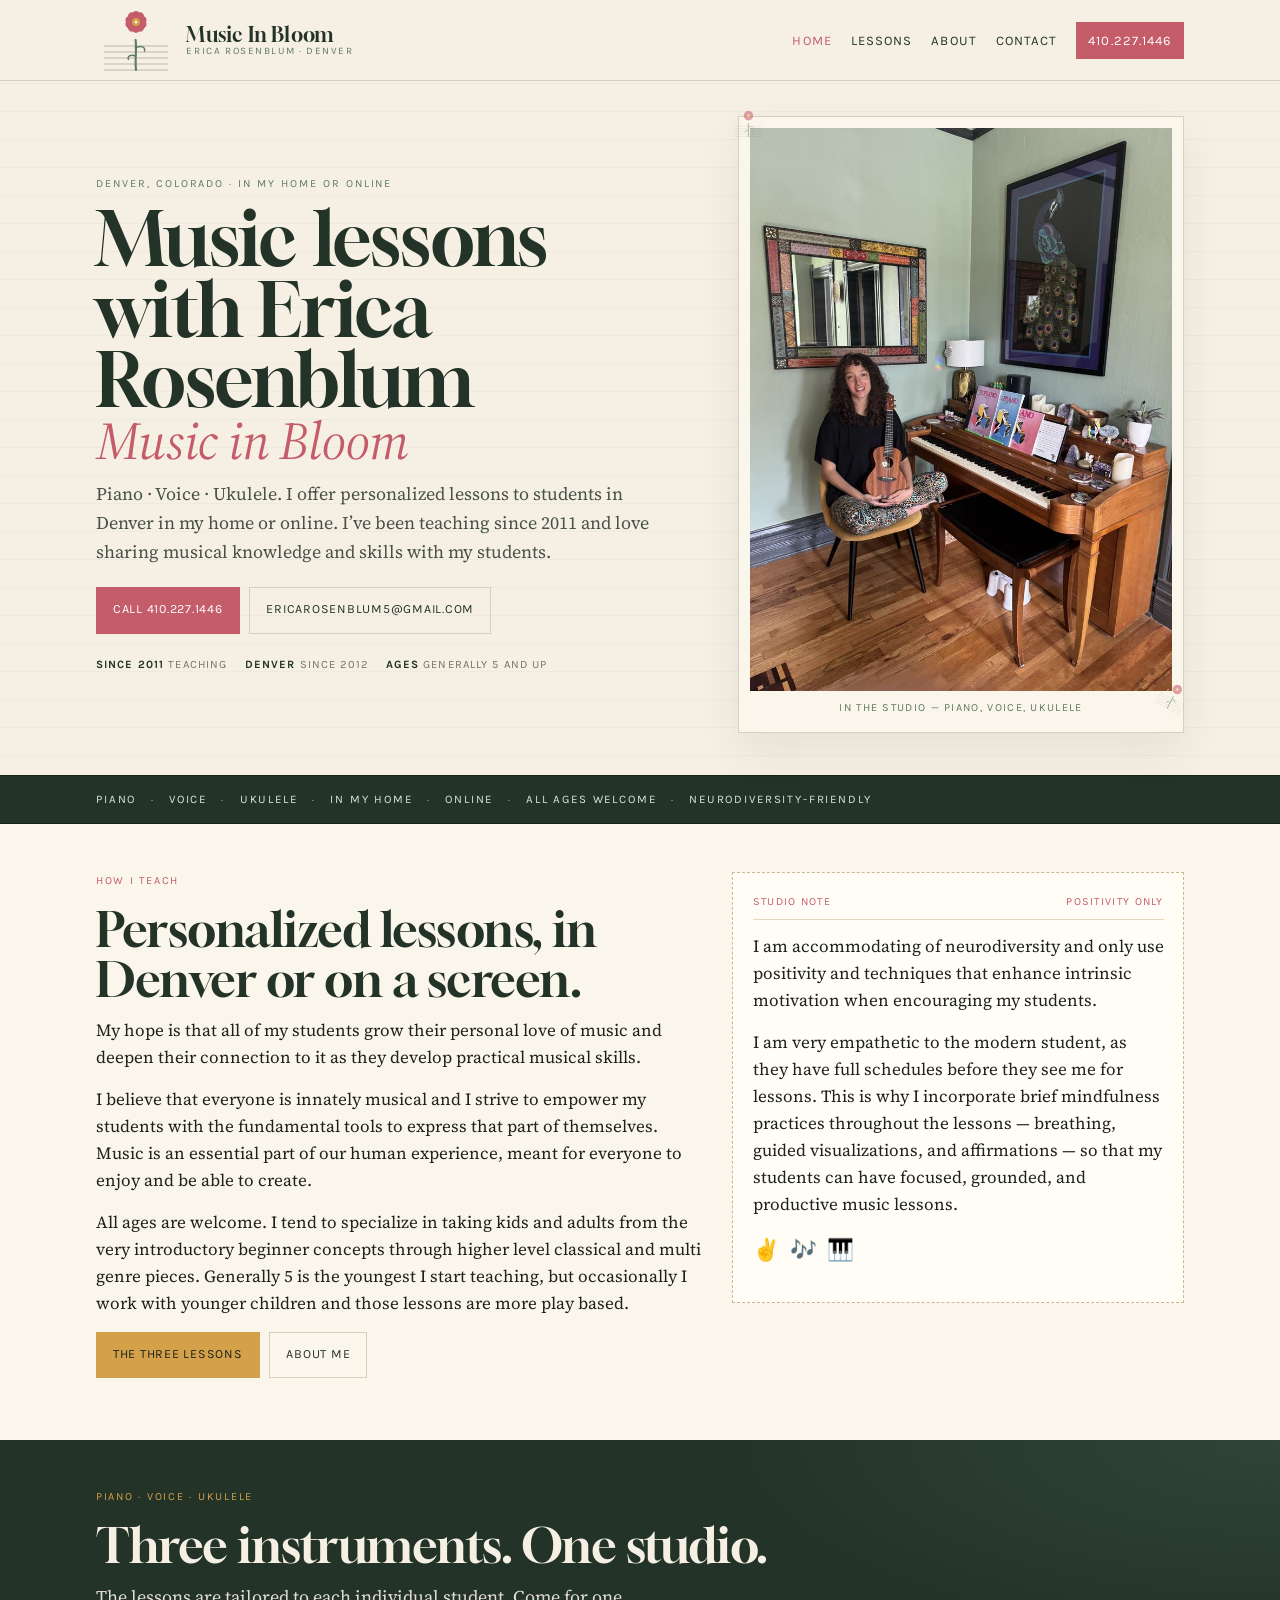
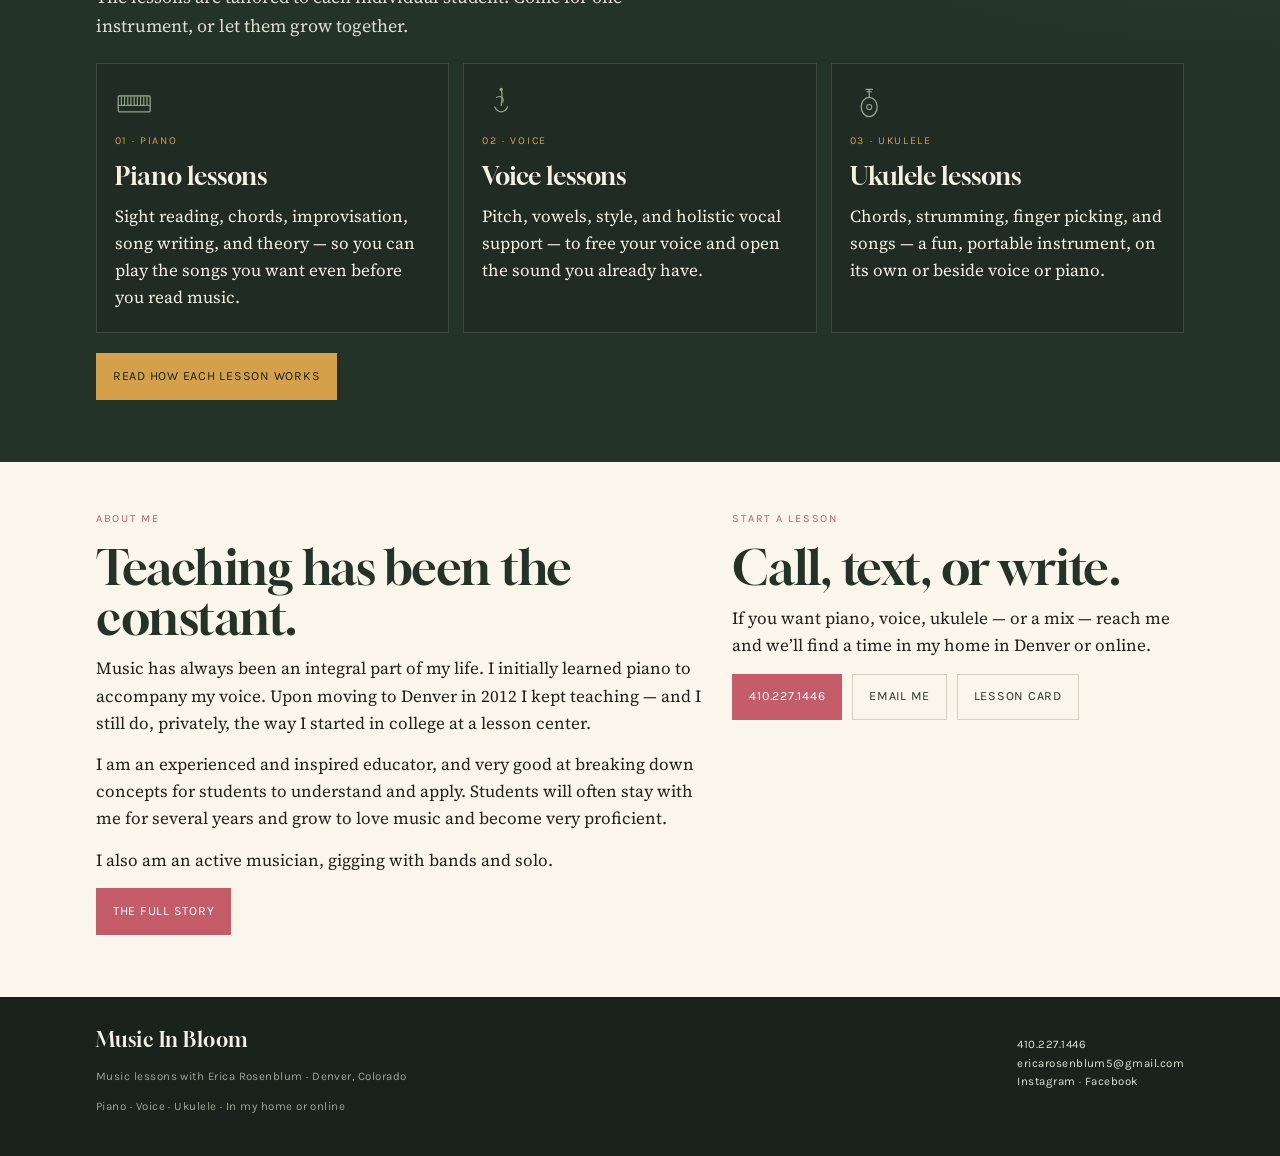
<file: index.html>
<!DOCTYPE html>
<html lang="en">
<head>
  <meta charset="utf-8">
  <meta name="viewport" content="width=device-width, initial-scale=1">
  <title>Music In Bloom | Piano, voice &amp; ukulele with Erica Rosenblum</title>
  <meta name="description" content="Personalized piano, voice, and ukulele lessons in Denver — in my home or online. Teaching since 2011. Call 410.227.1446 or email ericarosenblum5@gmail.com.">
  <link rel="icon" href="assets/favicon.svg" type="image/svg+xml">
  <meta name="theme-color" content="#243328">
  <link rel="preconnect" href="https://fonts.googleapis.com">
  <link rel="preconnect" href="https://fonts.gstatic.com" crossorigin>
  <link href="https://fonts.googleapis.com/css2?family=Gloock&family=Karla:wght@400;600;700&family=Source+Serif+4:ital,opsz,wght@0,8..60,400;0,8..60,600;1,8..60,400&display=swap" rel="stylesheet">
  <link rel="stylesheet" href="assets/styles.css">
  <script type="application/ld+json">
  {
    "@context": "https://schema.org",
    "@type": "MusicSchool",
    "name": "Music In Bloom",
    "description": "Personalized piano, voice, and ukulele lessons with Erica Rosenblum. In-home in Denver or online. Teaching since 2011.",
    "telephone": "+14102271446",
    "email": "ericarosenblum5@gmail.com",
    "url": "https://ericamusicinbloom.wixsite.com/ericamusicinbloom",
    "image": "assets/erica.jpg",
    "founder": { "@type": "Person", "name": "Erica Rosenblum" },
    "address": {
      "@type": "PostalAddress",
      "addressLocality": "Denver",
      "addressRegion": "CO",
      "addressCountry": "US"
    },
    "areaServed": "Denver",
    "sameAs": [
      "https://www.instagram.com/erica.music.in.bloom/",
      "https://www.facebook.com/EricaRosenblumMusicTeacher"
    ]
  }
  </script>
</head>
<body>
  <a class="skip" href="#main">Skip to content</a>
  <header class="site-header">
    <div class="wrap header-inner">
      <a class="brand" href="index.html">
        <img src="assets/mark.svg" alt="" width="80" height="80">
        <span class="brand-text">
          <strong>Music In Bloom</strong>
          <span>Erica Rosenblum · Denver</span>
        </span>
      </a>
      <a class="header-call" href="tel:+14102271446">410.227.1446</a>
      <button class="nav-toggle" type="button" aria-expanded="false" aria-controls="site-nav">Menu</button>
      <nav id="site-nav" aria-label="Primary">
        <ul>
          <li><a href="index.html" aria-current="page">Home</a></li>
          <li><a href="lessons.html">Lessons</a></li>
          <li><a href="about.html">About</a></li>
          <li><a href="contact.html">Contact</a></li>
          <li><a class="nav-call" href="tel:+14102271446">410.227.1446</a></li>
        </ul>
      </nav>
    </div>
  </header>

  <main id="main">
    <section class="hero">
      <div class="wrap hero-grid">
        <div>
          <p class="eyebrow">Denver, Colorado · in my home or online</p>
          <h1>Music lessons with Erica Rosenblum <em>Music in Bloom</em></h1>
          <p class="lede">Piano · Voice · Ukulele. I offer personalized lessons to students in Denver in my home or online. I’ve been teaching since 2011 and love sharing musical knowledge and skills with my students.</p>
          <div class="cta-row">
            <a class="btn btn-peony" href="tel:+14102271446">Call 410.227.1446</a>
            <a class="btn btn-ghost" href="mailto:ericarosenblum5@gmail.com">ericarosenblum5@gmail.com</a>
          </div>
          <div class="hero-meta">
            <span><strong>Since 2011</strong> teaching</span>
            <span><strong>Denver</strong> since 2012</span>
            <span><strong>Ages</strong> generally 5 and up</span>
          </div>
        </div>
        <figure class="pressed">
          <img src="assets/erica.jpg" alt="Erica Rosenblum in her Denver studio, seated by the piano with a ukulele" width="780" height="1040">
          <figcaption>In the studio — piano, voice, ukulele</figcaption>
        </figure>
      </div>
    </section>

    <div class="rail" aria-label="What I teach">
      <div class="wrap">
        <ul>
          <li>Piano</li>
          <li>Voice</li>
          <li>Ukulele</li>
          <li>In my home</li>
          <li>Online</li>
          <li>All ages welcome</li>
          <li>Neurodiversity-friendly</li>
        </ul>
      </div>
    </div>

    <section class="section paper">
      <div class="wrap split">
        <div>
          <p class="kicker">How I teach</p>
          <h2>Personalized lessons, in Denver or on a screen.</h2>
          <p>My hope is that all of my students grow their personal love of music and deepen their connection to it as they develop practical musical skills.</p>
          <p>I believe that everyone is innately musical and I strive to empower my students with the fundamental tools to express that part of themselves. Music is an essential part of our human experience, meant for everyone to enjoy and be able to create.</p>
          <p>All ages are welcome. I tend to specialize in taking kids and adults from the very introductory beginner concepts through higher level classical and multi genre pieces. Generally 5 is the youngest I start teaching, but occasionally I work with younger children and those lessons are more play based.</p>
          <p class="cta-row">
            <a class="btn btn-mustard" href="lessons.html">The three lessons</a>
            <a class="btn btn-ghost" href="about.html">About me</a>
          </p>
        </div>
        <aside class="studio-note">
          <div class="note-head"><span>Studio note</span><span>Positivity only</span></div>
          <p>I am accommodating of neurodiversity and only use positivity and techniques that enhance intrinsic motivation when encouraging my students.</p>
          <p>I am very empathetic to the modern student, as they have full schedules before they see me for lessons. This is why I incorporate brief mindfulness practices throughout the lessons — breathing, guided visualizations, and affirmations — so that my students can have focused, grounded, and productive music lessons.</p>
          <p class="peace" aria-hidden="true">✌ 🎶 🎹</p>
        </aside>
      </div>
    </section>

    <section class="section garden" id="lessons">
      <div class="wrap">
        <p class="kicker">Piano · voice · ukulele</p>
        <h2>Three instruments. One studio.</h2>
        <p class="lede">The lessons are tailored to each individual student. Come for one instrument, or let them grow together.</p>
        <div class="cards three">
          <article class="card">
            <svg class="icon" viewBox="0 0 48 48" aria-hidden="true">
              <rect x="4" y="16" width="40" height="20" rx="1.5" fill="none" stroke="currentColor" stroke-width="1.6"/>
              <path d="M8 16v12h4V16M16 16v12h4V16M24 16v12h4V16M32 16v12h4V16M40 16v12" fill="none" stroke="currentColor" stroke-width="1.4"/>
              <path d="M4 28h40" stroke="currentColor" stroke-width="1.2"/>
            </svg>
            <span class="stem">01 · Piano</span>
            <h3>Piano lessons</h3>
            <p>Sight reading, chords, improvisation, song writing, and theory — so you can play the songs you want even before you read music.</p>
          </article>
          <article class="card">
            <svg class="icon" viewBox="0 0 48 48" aria-hidden="true">
              <path d="M16 30c4 8 12 8 16 0" fill="none" stroke="currentColor" stroke-width="1.6" stroke-linecap="round"/>
              <path d="M24 8c2 7 1 14 0 20" fill="none" stroke="currentColor" stroke-width="1.6" stroke-linecap="round"/>
              <circle cx="24" cy="8" r="2.2" fill="currentColor"/>
              <path d="M18 18c6-3 10 1 8 6" fill="none" stroke="currentColor" stroke-width="1.3" stroke-linecap="round"/>
            </svg>
            <span class="stem">02 · Voice</span>
            <h3>Voice lessons</h3>
            <p>Pitch, vowels, style, and holistic vocal support — to free your voice and open the sound you already have.</p>
          </article>
          <article class="card">
            <svg class="icon" viewBox="0 0 48 48" aria-hidden="true">
              <ellipse cx="24" cy="30" rx="10" ry="12" fill="none" stroke="currentColor" stroke-width="1.6"/>
              <path d="M24 18V8" stroke="currentColor" stroke-width="1.6" stroke-linecap="round"/>
              <path d="M20 8h8M21 11h6" stroke="currentColor" stroke-width="1.4" stroke-linecap="round"/>
              <circle cx="24" cy="30" r="3.2" fill="none" stroke="currentColor" stroke-width="1.3"/>
            </svg>
            <span class="stem">03 · Ukulele</span>
            <h3>Ukulele lessons</h3>
            <p>Chords, strumming, finger picking, and songs — a fun, portable instrument, on its own or beside voice or piano.</p>
          </article>
        </div>
        <p class="cta-row" style="margin-top:1.3rem">
          <a class="btn btn-mustard" href="lessons.html">Read how each lesson works</a>
        </p>
      </div>
    </section>

    <section class="section paper">
      <div class="wrap split">
        <div>
          <p class="kicker">About me</p>
          <h2>Teaching has been the constant.</h2>
          <p>Music has always been an integral part of my life. I initially learned piano to accompany my voice. Upon moving to Denver in 2012 I kept teaching — and I still do, privately, the way I started in college at a lesson center.</p>
          <p>I am an experienced and inspired educator, and very good at breaking down concepts for students to understand and apply. Students will often stay with me for several years and grow to love music and become very proficient.</p>
          <p>I also am an active musician, gigging with bands and solo.</p>
          <p class="cta-row">
            <a class="btn btn-peony" href="about.html">The full story</a>
          </p>
        </div>
        <div>
          <p class="kicker">Start a lesson</p>
          <h2>Call, text, or write.</h2>
          <p>If you want piano, voice, ukulele — or a mix — reach me and we’ll find a time in my home in Denver or online.</p>
          <p class="cta-row">
            <a class="btn btn-peony" href="tel:+14102271446">410.227.1446</a>
            <a class="btn btn-ghost" href="mailto:ericarosenblum5@gmail.com">Email me</a>
            <a class="btn btn-ghost" href="contact.html">Lesson card</a>
          </p>
        </div>
      </div>
    </section>
  </main>

  <footer class="site-footer">
    <div class="wrap footer-inner">
      <div>
        <div class="footer-brand">Music In Bloom</div>
        <p>Music lessons with Erica Rosenblum · Denver, Colorado</p>
        <p>Piano · Voice · Ukulele · In my home or online</p>
      </div>
      <p>
        <a href="tel:+14102271446">410.227.1446</a><br>
        <a href="mailto:ericarosenblum5@gmail.com">ericarosenblum5@gmail.com</a><br>
        <a href="https://www.instagram.com/erica.music.in.bloom/" rel="noopener">Instagram</a>
        ·
        <a href="https://www.facebook.com/EricaRosenblumMusicTeacher" rel="noopener">Facebook</a>
      </p>
    </div>
  </footer>
  <nav class="dock" aria-label="Call or email">
    <a class="call" href="tel:+14102271446">Call 410.227.1446</a>
    <a class="mail" href="mailto:ericarosenblum5@gmail.com">Email Erica</a>
  </nav>
  <script src="assets/site.js"></script>
</body>
</html>
</file>
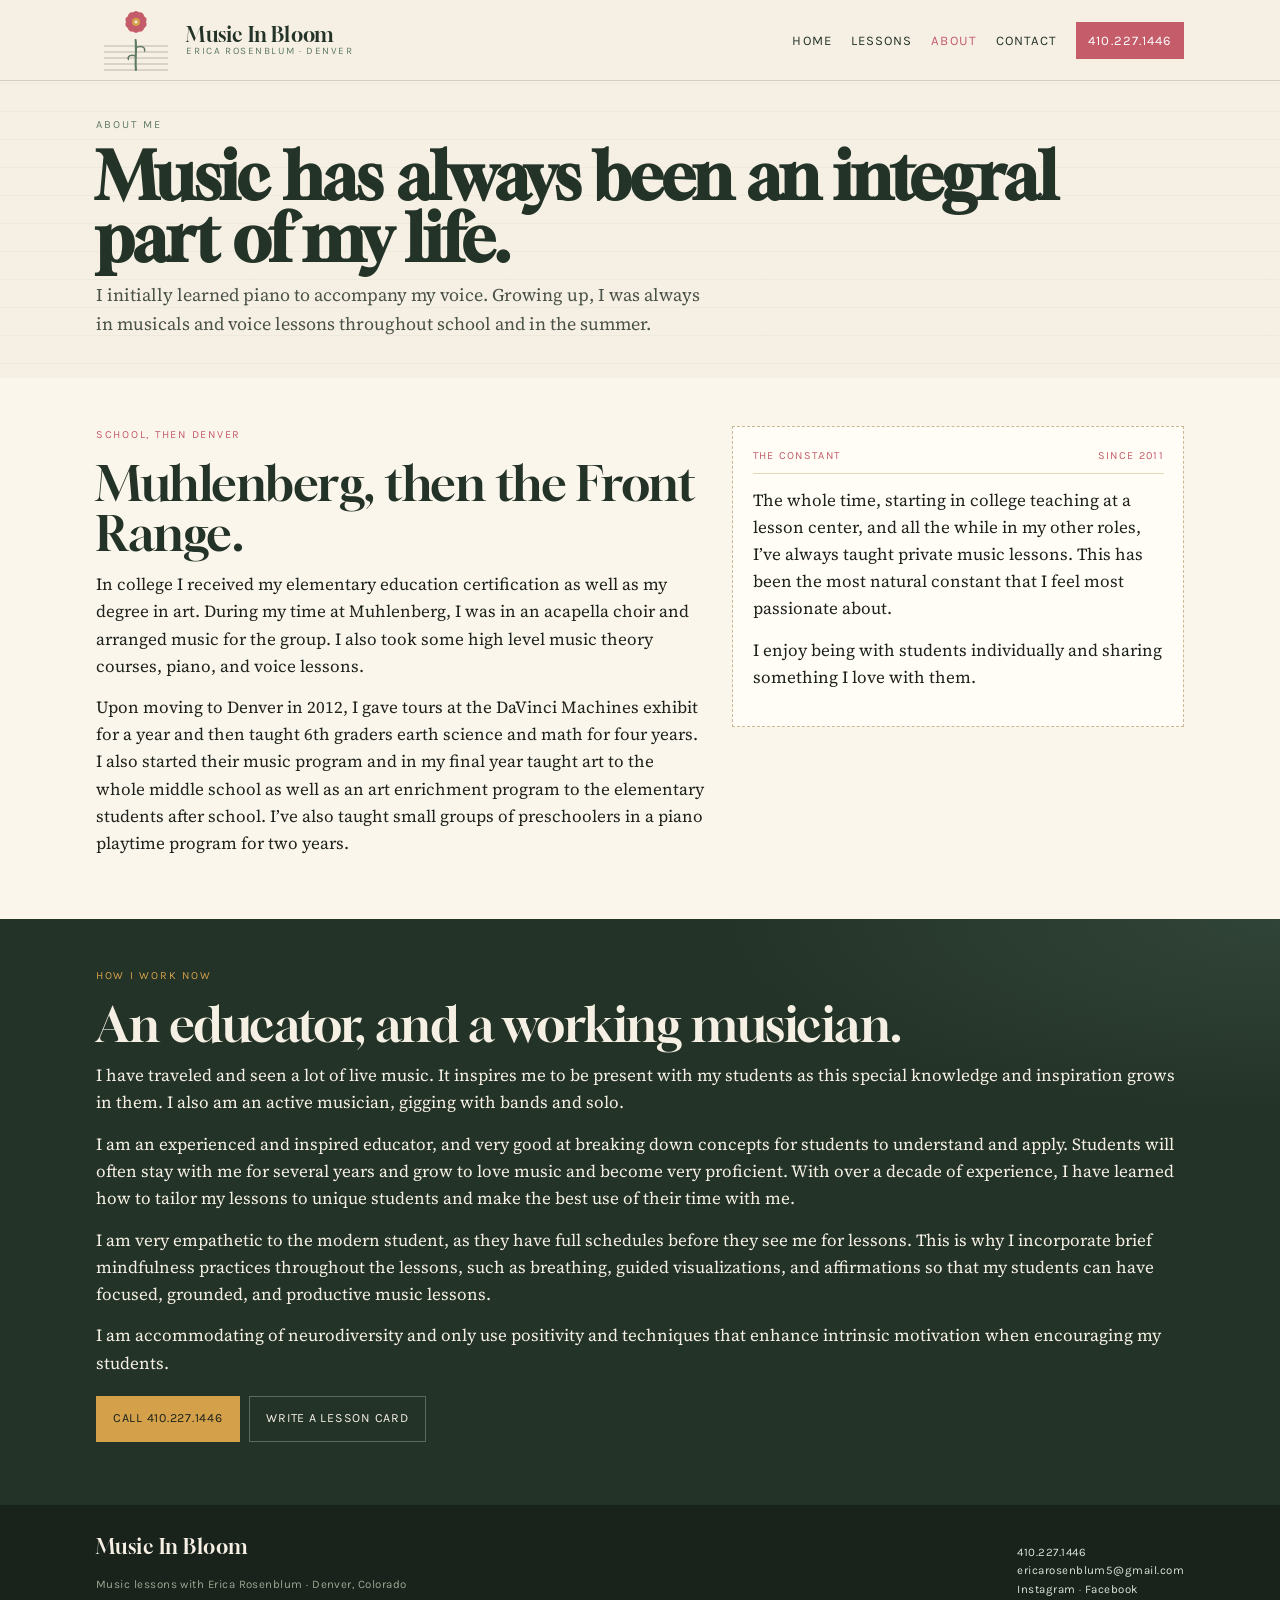
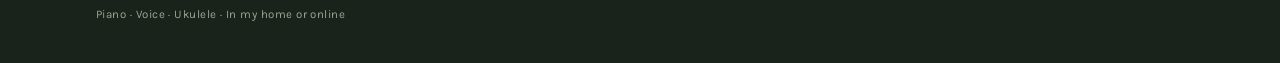
<file: about.html>
<!DOCTYPE html>
<html lang="en">
<head>
  <meta charset="utf-8">
  <meta name="viewport" content="width=device-width, initial-scale=1">
  <title>About Erica Rosenblum | Music In Bloom</title>
  <meta name="description" content="Erica Rosenblum — Denver piano, voice, and ukulele teacher since 2011. Moved to Denver in 2012. Educator, working musician. Call 410.227.1446.">
  <link rel="icon" href="assets/favicon.svg" type="image/svg+xml">
  <meta name="theme-color" content="#243328">
  <link rel="preconnect" href="https://fonts.googleapis.com">
  <link rel="preconnect" href="https://fonts.gstatic.com" crossorigin>
  <link href="https://fonts.googleapis.com/css2?family=Gloock&family=Karla:wght@400;600;700&family=Source+Serif+4:ital,opsz,wght@0,8..60,400;0,8..60,600;1,8..60,400&display=swap" rel="stylesheet">
  <link rel="stylesheet" href="assets/styles.css">
</head>
<body>
  <a class="skip" href="#main">Skip to content</a>
  <header class="site-header">
    <div class="wrap header-inner">
      <a class="brand" href="index.html">
        <img src="assets/mark.svg" alt="" width="80" height="80">
        <span class="brand-text">
          <strong>Music In Bloom</strong>
          <span>Erica Rosenblum · Denver</span>
        </span>
      </a>
      <a class="header-call" href="tel:+14102271446">410.227.1446</a>
      <button class="nav-toggle" type="button" aria-expanded="false" aria-controls="site-nav">Menu</button>
      <nav id="site-nav" aria-label="Primary">
        <ul>
          <li><a href="index.html">Home</a></li>
          <li><a href="lessons.html">Lessons</a></li>
          <li><a href="about.html" aria-current="page">About</a></li>
          <li><a href="contact.html">Contact</a></li>
          <li><a class="nav-call" href="tel:+14102271446">410.227.1446</a></li>
        </ul>
      </nav>
    </div>
  </header>

  <main id="main">
    <section class="page-hero wrap">
      <p class="eyebrow">About me</p>
      <h1>Music has always been an integral part of my life.</h1>
      <p class="lede">I initially learned piano to accompany my voice. Growing up, I was always in musicals and voice lessons throughout school and in the summer.</p>
    </section>

    <section class="section paper">
      <div class="wrap split">
        <div>
          <p class="kicker">School, then Denver</p>
          <h2>Muhlenberg, then the Front Range.</h2>
          <p>In college I received my elementary education certification as well as my degree in art. During my time at Muhlenberg, I was in an acapella choir and arranged music for the group. I also took some high level music theory courses, piano, and voice lessons.</p>
          <p>Upon moving to Denver in 2012, I gave tours at the DaVinci Machines exhibit for a year and then taught 6th graders earth science and math for four years. I also started their music program and in my final year taught art to the whole middle school as well as an art enrichment program to the elementary students after school. I’ve also taught small groups of preschoolers in a piano playtime program for two years.</p>
        </div>
        <aside class="studio-note">
          <div class="note-head"><span>The constant</span><span>Since 2011</span></div>
          <p>The whole time, starting in college teaching at a lesson center, and all the while in my other roles, I’ve always taught private music lessons. This has been the most natural constant that I feel most passionate about.</p>
          <p>I enjoy being with students individually and sharing something I love with them.</p>
        </aside>
      </div>
    </section>

    <section class="section garden">
      <div class="wrap">
        <p class="kicker">How I work now</p>
        <h2>An educator, and a working musician.</h2>
        <p>I have traveled and seen a lot of live music. It inspires me to be present with my students as this special knowledge and inspiration grows in them. I also am an active musician, gigging with bands and solo.</p>
        <p>I am an experienced and inspired educator, and very good at breaking down concepts for students to understand and apply. Students will often stay with me for several years and grow to love music and become very proficient. With over a decade of experience, I have learned how to tailor my lessons to unique students and make the best use of their time with me.</p>
        <p>I am very empathetic to the modern student, as they have full schedules before they see me for lessons. This is why I incorporate brief mindfulness practices throughout the lessons, such as breathing, guided visualizations, and affirmations so that my students can have focused, grounded, and productive music lessons.</p>
        <p>I am accommodating of neurodiversity and only use positivity and techniques that enhance intrinsic motivation when encouraging my students.</p>
        <p class="cta-row" style="margin-top:1.2rem">
          <a class="btn btn-mustard" href="tel:+14102271446">Call 410.227.1446</a>
          <a class="btn btn-ghost" href="contact.html">Write a lesson card</a>
        </p>
      </div>
    </section>
  </main>

  <footer class="site-footer">
    <div class="wrap footer-inner">
      <div>
        <div class="footer-brand">Music In Bloom</div>
        <p>Music lessons with Erica Rosenblum · Denver, Colorado</p>
        <p>Piano · Voice · Ukulele · In my home or online</p>
      </div>
      <p>
        <a href="tel:+14102271446">410.227.1446</a><br>
        <a href="mailto:ericarosenblum5@gmail.com">ericarosenblum5@gmail.com</a><br>
        <a href="https://www.instagram.com/erica.music.in.bloom/" rel="noopener">Instagram</a>
        ·
        <a href="https://www.facebook.com/EricaRosenblumMusicTeacher" rel="noopener">Facebook</a>
      </p>
    </div>
  </footer>
  <nav class="dock" aria-label="Call or email">
    <a class="call" href="tel:+14102271446">Call 410.227.1446</a>
    <a class="mail" href="mailto:ericarosenblum5@gmail.com">Email Erica</a>
  </nav>
  <script src="assets/site.js"></script>
</body>
</html>
</file>
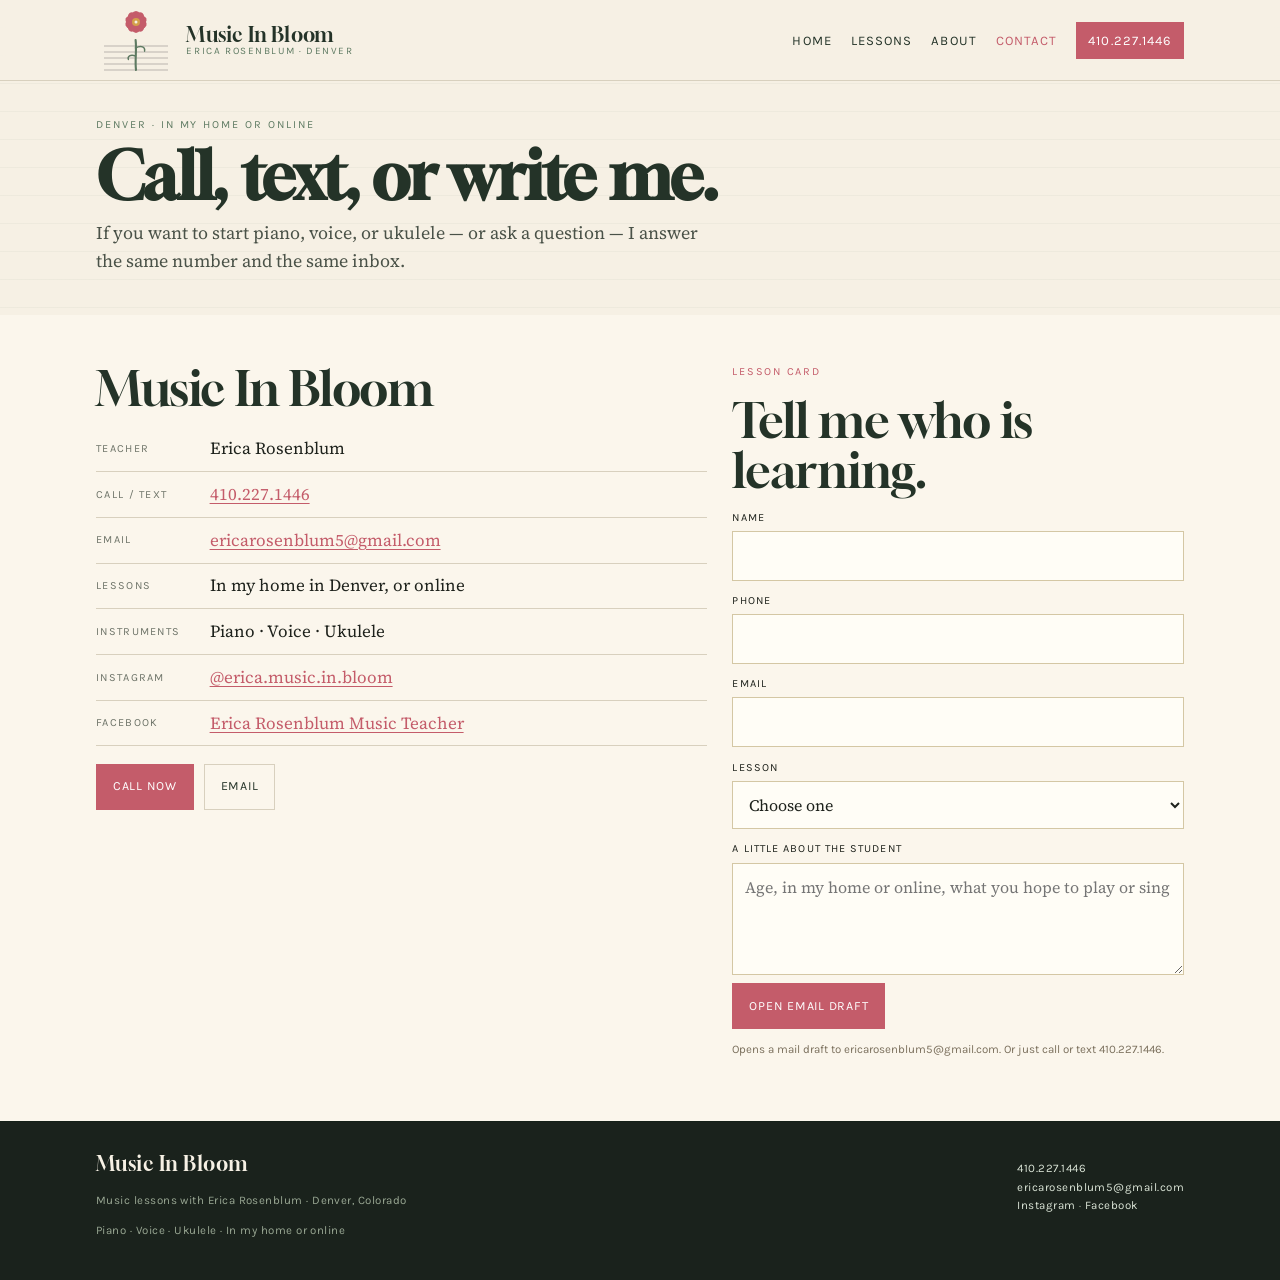
<file: contact.html>
<!DOCTYPE html>
<html lang="en">
<head>
  <meta charset="utf-8">
  <meta name="viewport" content="width=device-width, initial-scale=1">
  <title>Contact Erica | Music In Bloom</title>
  <meta name="description" content="Start piano, voice, or ukulele lessons with Erica Rosenblum in Denver. Call 410.227.1446 or email ericarosenblum5@gmail.com.">
  <link rel="icon" href="assets/favicon.svg" type="image/svg+xml">
  <meta name="theme-color" content="#243328">
  <link rel="preconnect" href="https://fonts.googleapis.com">
  <link rel="preconnect" href="https://fonts.gstatic.com" crossorigin>
  <link href="https://fonts.googleapis.com/css2?family=Gloock&family=Karla:wght@400;600;700&family=Source+Serif+4:ital,opsz,wght@0,8..60,400;0,8..60,600;1,8..60,400&display=swap" rel="stylesheet">
  <link rel="stylesheet" href="assets/styles.css">
</head>
<body>
  <a class="skip" href="#main">Skip to content</a>
  <header class="site-header">
    <div class="wrap header-inner">
      <a class="brand" href="index.html">
        <img src="assets/mark.svg" alt="" width="80" height="80">
        <span class="brand-text">
          <strong>Music In Bloom</strong>
          <span>Erica Rosenblum · Denver</span>
        </span>
      </a>
      <a class="header-call" href="tel:+14102271446">410.227.1446</a>
      <button class="nav-toggle" type="button" aria-expanded="false" aria-controls="site-nav">Menu</button>
      <nav id="site-nav" aria-label="Primary">
        <ul>
          <li><a href="index.html">Home</a></li>
          <li><a href="lessons.html">Lessons</a></li>
          <li><a href="about.html">About</a></li>
          <li><a href="contact.html" aria-current="page">Contact</a></li>
          <li><a class="nav-call" href="tel:+14102271446">410.227.1446</a></li>
        </ul>
      </nav>
    </div>
  </header>

  <main id="main">
    <section class="page-hero wrap">
      <p class="eyebrow">Denver · in my home or online</p>
      <h1>Call, text, or write me.</h1>
      <p class="lede">If you want to start piano, voice, or ukulele — or ask a question — I answer the same number and the same inbox.</p>
    </section>

    <section class="section paper">
      <div class="wrap split">
        <div>
          <h2>Music In Bloom</h2>
          <ul class="contact-list">
            <li><span>Teacher</span>Erica Rosenblum</li>
            <li><span>Call / text</span><a href="tel:+14102271446">410.227.1446</a></li>
            <li><span>Email</span><a href="mailto:ericarosenblum5@gmail.com">ericarosenblum5@gmail.com</a></li>
            <li><span>Lessons</span>In my home in Denver, or online</li>
            <li><span>Instruments</span>Piano · Voice · Ukulele</li>
            <li><span>Instagram</span><a href="https://www.instagram.com/erica.music.in.bloom/" rel="noopener">@erica.music.in.bloom</a></li>
            <li><span>Facebook</span><a href="https://www.facebook.com/EricaRosenblumMusicTeacher" rel="noopener">Erica Rosenblum Music Teacher</a></li>
          </ul>
          <p class="cta-row">
            <a class="btn btn-peony" href="tel:+14102271446">Call now</a>
            <a class="btn btn-ghost" href="mailto:ericarosenblum5@gmail.com">Email</a>
          </p>
        </div>
        <div>
          <p class="kicker">Lesson card</p>
          <h2>Tell me who is learning.</h2>
          <form data-appt-form>
            <label for="name">Name</label>
            <input id="name" name="name" autocomplete="name">
            <label for="phone">Phone</label>
            <input id="phone" name="phone" type="tel" autocomplete="tel">
            <label for="email">Email</label>
            <input id="email" name="email" type="email" autocomplete="email">
            <label for="lesson">Lesson</label>
            <select id="lesson" name="lesson">
              <option value="">Choose one</option>
              <option>Piano</option>
              <option>Voice</option>
              <option>Ukulele</option>
              <option>A mix</option>
              <option>Not sure yet</option>
            </select>
            <label for="message">A little about the student</label>
            <textarea id="message" name="message" placeholder="Age, in my home or online, what you hope to play or sing"></textarea>
            <button class="btn btn-peony" type="submit">Open email draft</button>
            <p class="note">Opens a mail draft to ericarosenblum5@gmail.com. Or just call or text 410.227.1446.</p>
          </form>
        </div>
      </div>
    </section>
  </main>

  <footer class="site-footer">
    <div class="wrap footer-inner">
      <div>
        <div class="footer-brand">Music In Bloom</div>
        <p>Music lessons with Erica Rosenblum · Denver, Colorado</p>
        <p>Piano · Voice · Ukulele · In my home or online</p>
      </div>
      <p>
        <a href="tel:+14102271446">410.227.1446</a><br>
        <a href="mailto:ericarosenblum5@gmail.com">ericarosenblum5@gmail.com</a><br>
        <a href="https://www.instagram.com/erica.music.in.bloom/" rel="noopener">Instagram</a>
        ·
        <a href="https://www.facebook.com/EricaRosenblumMusicTeacher" rel="noopener">Facebook</a>
      </p>
    </div>
  </footer>
  <nav class="dock" aria-label="Call or email">
    <a class="call" href="tel:+14102271446">Call 410.227.1446</a>
    <a class="mail" href="mailto:ericarosenblum5@gmail.com">Email Erica</a>
  </nav>
  <script src="assets/site.js"></script>
</body>
</html>
</file>
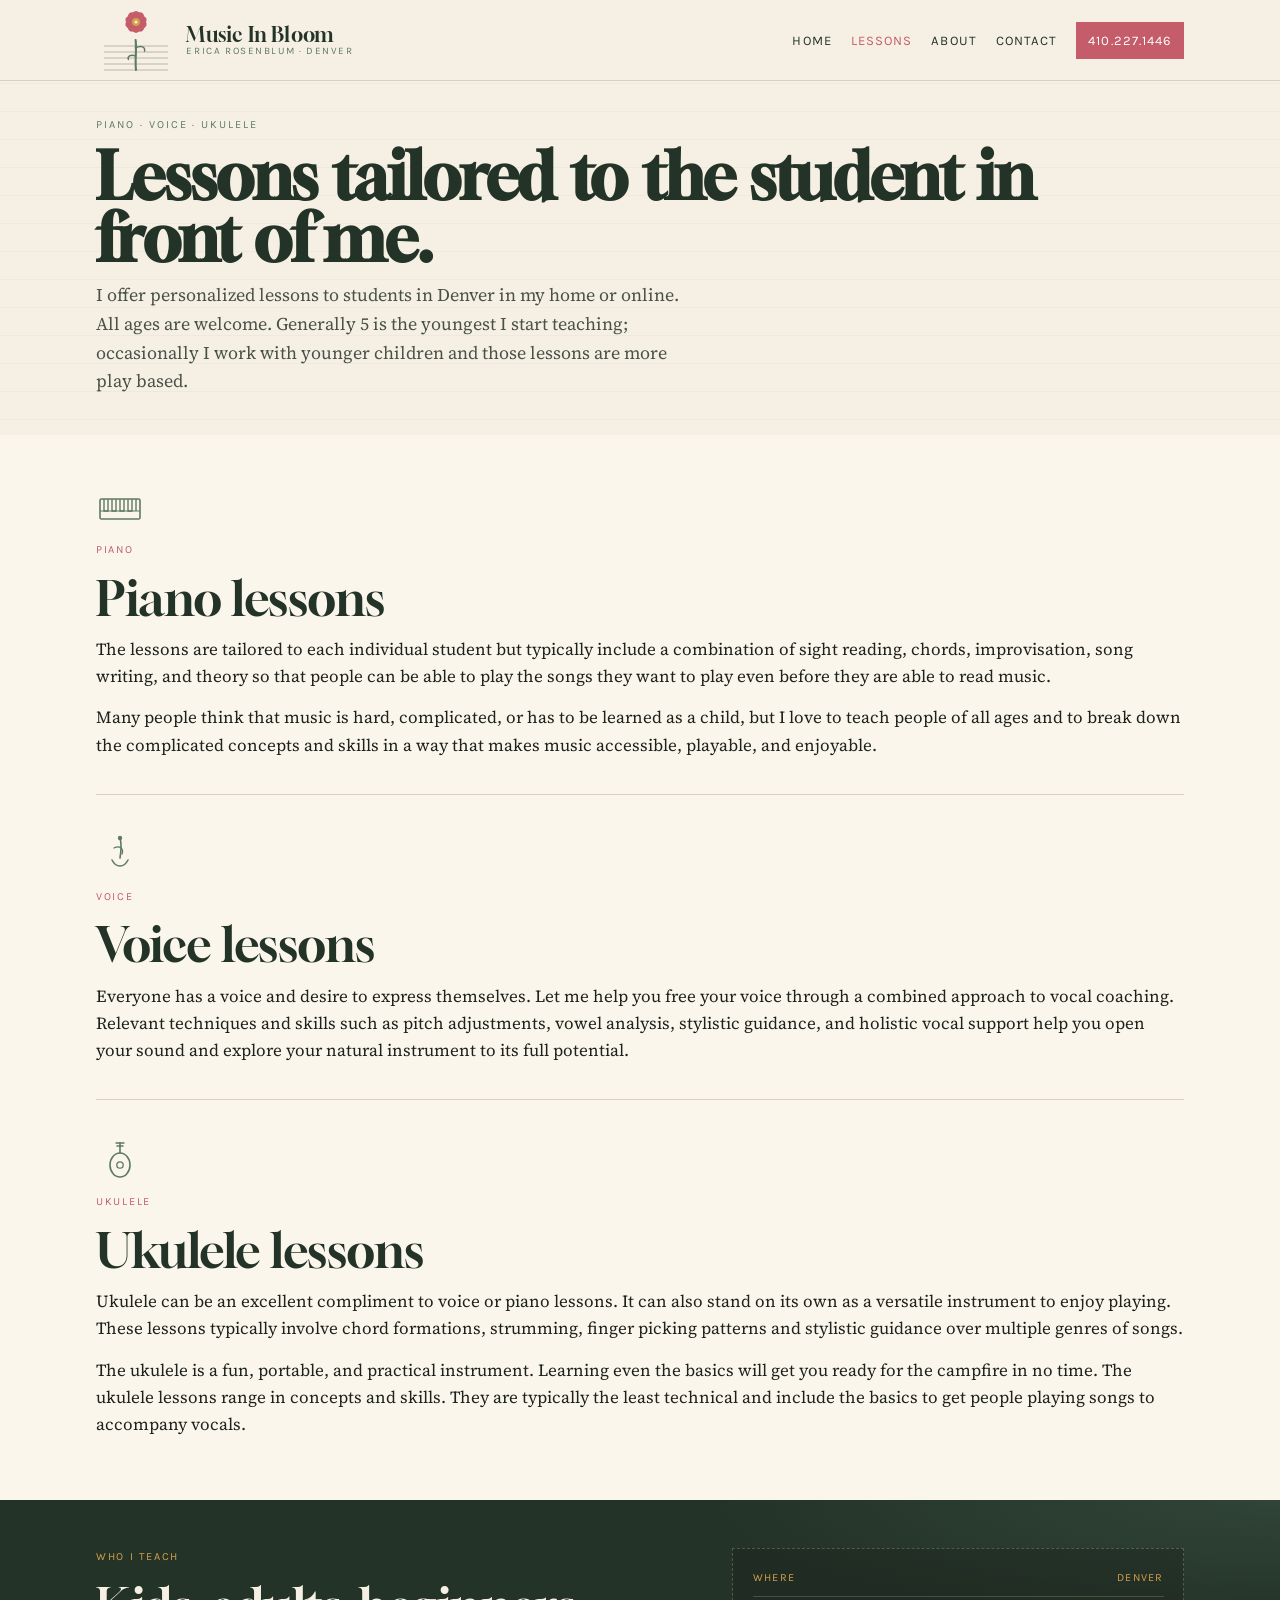
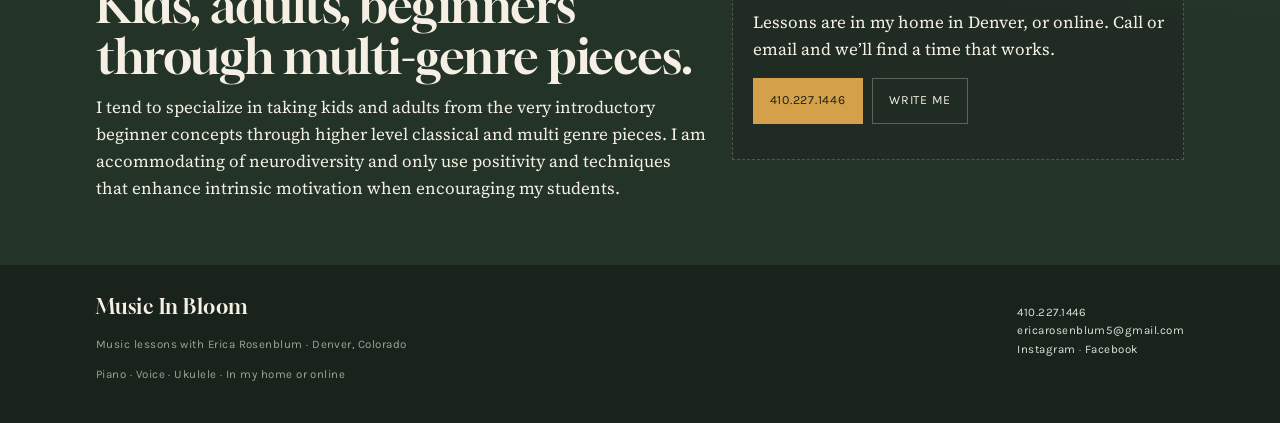
<file: lessons.html>
<!DOCTYPE html>
<html lang="en">
<head>
  <meta charset="utf-8">
  <meta name="viewport" content="width=device-width, initial-scale=1">
  <title>Piano, voice &amp; ukulele lessons | Music In Bloom</title>
  <meta name="description" content="Piano, voice, and ukulele lessons with Erica Rosenblum in Denver — in my home or online. All ages welcome; generally 5 and up. Call 410.227.1446.">
  <link rel="icon" href="assets/favicon.svg" type="image/svg+xml">
  <meta name="theme-color" content="#243328">
  <link rel="preconnect" href="https://fonts.googleapis.com">
  <link rel="preconnect" href="https://fonts.gstatic.com" crossorigin>
  <link href="https://fonts.googleapis.com/css2?family=Gloock&family=Karla:wght@400;600;700&family=Source+Serif+4:ital,opsz,wght@0,8..60,400;0,8..60,600;1,8..60,400&display=swap" rel="stylesheet">
  <link rel="stylesheet" href="assets/styles.css">
</head>
<body>
  <a class="skip" href="#main">Skip to content</a>
  <header class="site-header">
    <div class="wrap header-inner">
      <a class="brand" href="index.html">
        <img src="assets/mark.svg" alt="" width="80" height="80">
        <span class="brand-text">
          <strong>Music In Bloom</strong>
          <span>Erica Rosenblum · Denver</span>
        </span>
      </a>
      <a class="header-call" href="tel:+14102271446">410.227.1446</a>
      <button class="nav-toggle" type="button" aria-expanded="false" aria-controls="site-nav">Menu</button>
      <nav id="site-nav" aria-label="Primary">
        <ul>
          <li><a href="index.html">Home</a></li>
          <li><a href="lessons.html" aria-current="page">Lessons</a></li>
          <li><a href="about.html">About</a></li>
          <li><a href="contact.html">Contact</a></li>
          <li><a class="nav-call" href="tel:+14102271446">410.227.1446</a></li>
        </ul>
      </nav>
    </div>
  </header>

  <main id="main">
    <section class="page-hero wrap">
      <p class="eyebrow">Piano · voice · ukulele</p>
      <h1>Lessons tailored to the student in front of me.</h1>
      <p class="lede">I offer personalized lessons to students in Denver in my home or online. All ages are welcome. Generally 5 is the youngest I start teaching; occasionally I work with younger children and those lessons are more play based.</p>
    </section>

    <section class="section paper">
      <div class="wrap">
        <article class="lesson-block" id="piano">
          <svg class="lesson-mark" viewBox="0 0 48 48" aria-hidden="true">
            <rect x="4" y="16" width="40" height="20" rx="1.5" fill="none" stroke="currentColor" stroke-width="1.6"/>
            <path d="M8 16v12h4V16M16 16v12h4V16M24 16v12h4V16M32 16v12h4V16M40 16v12" fill="none" stroke="currentColor" stroke-width="1.4"/>
            <path d="M4 28h40" stroke="currentColor" stroke-width="1.2"/>
          </svg>
          <p class="kicker">Piano</p>
          <h2>Piano lessons</h2>
          <p>The lessons are tailored to each individual student but typically include a combination of sight reading, chords, improvisation, song writing, and theory so that people can be able to play the songs they want to play even before they are able to read music.</p>
          <p>Many people think that music is hard, complicated, or has to be learned as a child, but I love to teach people of all ages and to break down the complicated concepts and skills in a way that makes music accessible, playable, and enjoyable.</p>
        </article>

        <article class="lesson-block" id="voice">
          <svg class="lesson-mark" viewBox="0 0 48 48" aria-hidden="true">
            <path d="M16 30c4 8 12 8 16 0" fill="none" stroke="currentColor" stroke-width="1.6" stroke-linecap="round"/>
            <path d="M24 8c2 7 1 14 0 20" fill="none" stroke="currentColor" stroke-width="1.6" stroke-linecap="round"/>
            <circle cx="24" cy="8" r="2.2" fill="currentColor"/>
            <path d="M18 18c6-3 10 1 8 6" fill="none" stroke="currentColor" stroke-width="1.3" stroke-linecap="round"/>
          </svg>
          <p class="kicker">Voice</p>
          <h2>Voice lessons</h2>
          <p>Everyone has a voice and desire to express themselves. Let me help you free your voice through a combined approach to vocal coaching. Relevant techniques and skills such as pitch adjustments, vowel analysis, stylistic guidance, and holistic vocal support help you open your sound and explore your natural instrument to its full potential.</p>
        </article>

        <article class="lesson-block" id="ukulele">
          <svg class="lesson-mark" viewBox="0 0 48 48" aria-hidden="true">
            <ellipse cx="24" cy="30" rx="10" ry="12" fill="none" stroke="currentColor" stroke-width="1.6"/>
            <path d="M24 18V8" stroke="currentColor" stroke-width="1.6" stroke-linecap="round"/>
            <path d="M20 8h8M21 11h6" stroke="currentColor" stroke-width="1.4" stroke-linecap="round"/>
            <circle cx="24" cy="30" r="3.2" fill="none" stroke="currentColor" stroke-width="1.3"/>
          </svg>
          <p class="kicker">Ukulele</p>
          <h2>Ukulele lessons</h2>
          <p>Ukulele can be an excellent compliment to voice or piano lessons. It can also stand on its own as a versatile instrument to enjoy playing. These lessons typically involve chord formations, strumming, finger picking patterns and stylistic guidance over multiple genres of songs.</p>
          <p>The ukulele is a fun, portable, and practical instrument. Learning even the basics will get you ready for the campfire in no time. The ukulele lessons range in concepts and skills. They are typically the least technical and include the basics to get people playing songs to accompany vocals.</p>
        </article>
      </div>
    </section>

    <section class="section garden">
      <div class="wrap split">
        <div>
          <p class="kicker">Who I teach</p>
          <h2>Kids, adults, beginners through multi-genre pieces.</h2>
          <p>I tend to specialize in taking kids and adults from the very introductory beginner concepts through higher level classical and multi genre pieces. I am accommodating of neurodiversity and only use positivity and techniques that enhance intrinsic motivation when encouraging my students.</p>
        </div>
        <aside class="studio-note" style="background:rgba(26,34,28,0.35);border-color:rgba(246,240,228,0.22);color:#f6f0e4">
          <div class="note-head" style="color:#d4a04a;border-color:rgba(246,240,228,0.18)"><span>Where</span><span>Denver</span></div>
          <p>Lessons are in my home in Denver, or online. Call or email and we’ll find a time that works.</p>
          <p class="cta-row">
            <a class="btn btn-mustard" href="tel:+14102271446">410.227.1446</a>
            <a class="btn btn-ghost" href="contact.html">Write me</a>
          </p>
        </aside>
      </div>
    </section>
  </main>

  <footer class="site-footer">
    <div class="wrap footer-inner">
      <div>
        <div class="footer-brand">Music In Bloom</div>
        <p>Music lessons with Erica Rosenblum · Denver, Colorado</p>
        <p>Piano · Voice · Ukulele · In my home or online</p>
      </div>
      <p>
        <a href="tel:+14102271446">410.227.1446</a><br>
        <a href="mailto:ericarosenblum5@gmail.com">ericarosenblum5@gmail.com</a><br>
        <a href="https://www.instagram.com/erica.music.in.bloom/" rel="noopener">Instagram</a>
        ·
        <a href="https://www.facebook.com/EricaRosenblumMusicTeacher" rel="noopener">Facebook</a>
      </p>
    </div>
  </footer>
  <nav class="dock" aria-label="Call or email">
    <a class="call" href="tel:+14102271446">Call 410.227.1446</a>
    <a class="mail" href="mailto:ericarosenblum5@gmail.com">Email Erica</a>
  </nav>
  <script src="assets/site.js"></script>
</body>
</html>
</file>
<file: assets/styles.css>
/* Music In Bloom — pressed parlor score. Not an academy template. */
:root {
  --moss: #243328;
  --deep: #1a221c;
  --sage: #5e7a62;
  --leaf: #8fa888;
  --cream: #f6f0e4;
  --paper: #fbf6ec;
  --ink: #1e221c;
  --mute: #6d7368;
  --soft: #4a5248;
  --peony: #c45c6a;
  --peony-hot: #a84452;
  --mustard: #d4a04a;
  --mustard-hot: #e3b45c;
  --wood: #6e4a2e;
  --line: #d8d0be;
  --max: 68rem;
  --display: Gloock, "Iowan Old Style", Palatino, Georgia, serif;
  --serif: "Source Serif 4", "Iowan Old Style", Georgia, serif;
  --sans: Karla, "Avenir Next", system-ui, sans-serif;
}
*, *::before, *::after { box-sizing: border-box; }
html { scroll-behavior: smooth; }
html, body { margin: 0; padding: 0; }
body {
  background:
    repeating-linear-gradient(
      transparent, transparent 27px,
      rgba(94, 122, 98, 0.055) 27px,
      rgba(94, 122, 98, 0.055) 28px
    ),
    var(--cream);
  color: var(--ink);
  font-family: var(--serif);
  font-size: 1.06rem;
  line-height: 1.6;
}
img, svg { max-width: 100%; display: block; }
a { color: var(--peony); text-decoration-thickness: 1px; text-underline-offset: 0.18em; }
a:hover { color: var(--peony-hot); }
:focus-visible { outline: 2px solid var(--peony); outline-offset: 3px; }
.skip {
  position: absolute; left: 0.75rem; top: -3rem;
  background: var(--peony); color: #fff;
  padding: 0.5rem 0.8rem; z-index: 100;
  font-family: var(--sans); font-size: 0.8rem;
}
.skip:focus { top: 0.75rem; }
.wrap { width: min(100% - 2rem, var(--max)); margin-inline: auto; }

.site-header {
  position: sticky; top: 0; z-index: 40;
  background: rgba(246, 240, 228, 0.92);
  backdrop-filter: blur(10px);
  border-bottom: 1px solid var(--line);
}
.header-inner {
  display: flex; align-items: center; justify-content: space-between;
  gap: 0.75rem; min-height: 3.7rem;
}
.brand { display: flex; align-items: center; gap: 0.65rem; color: var(--moss); text-decoration: none; }
.brand svg { width: 2.25rem; height: 2.25rem; flex: none; }
.brand-text { display: flex; flex-direction: column; line-height: 1.05; }
.brand-text strong {
  font-family: var(--display); font-weight: 400; font-size: 1.28rem;
  letter-spacing: 0.01em;
}
.brand-text span {
  font-family: var(--sans); font-size: 0.62rem; letter-spacing: 0.16em;
  text-transform: uppercase; color: var(--sage);
}
.header-call {
  font-family: var(--sans); font-size: 0.78rem; font-weight: 700;
  color: #fff; background: var(--peony); text-decoration: none;
  padding: 0.55rem 0.72rem; white-space: nowrap;
}
.header-call:hover { background: var(--peony-hot); color: #fff; }
.nav-toggle {
  background: transparent; border: 1px solid var(--line); color: var(--moss);
  font-family: var(--sans); font-size: 0.72rem; letter-spacing: 0.12em;
  text-transform: uppercase; padding: 0.5rem 0.65rem; cursor: pointer;
}
.nav-toggle[aria-expanded="true"] { border-color: var(--peony); color: var(--peony); }
#site-nav {
  display: none; position: absolute; left: 0; right: 0; top: 100%;
  background: var(--paper); border-bottom: 1px solid var(--line);
  padding: 0.5rem 1rem 1rem;
}
#site-nav.is-open { display: block; }
#site-nav ul { list-style: none; margin: 0; padding: 0; }
#site-nav a {
  display: block; padding: 0.7rem 0.2rem;
  color: var(--moss); text-decoration: none;
  font-family: var(--sans); font-size: 0.82rem; letter-spacing: 0.08em;
  text-transform: uppercase; border-bottom: 1px solid var(--line);
}
#site-nav a[aria-current="page"] { color: var(--peony); }
#site-nav .nav-call { color: var(--peony); border-bottom: 0; }
@media (min-width: 860px) {
  .nav-toggle { display: none; }
  .header-call { display: none; }
  #site-nav { display: block; position: static; background: none; border: 0; padding: 0; }
  #site-nav ul { display: flex; align-items: center; gap: 1.2rem; }
  #site-nav a { border: 0; padding: 0.2rem 0; }
  #site-nav .nav-call { background: var(--peony); color: #fff; padding: 0.5rem 0.75rem; }
  #site-nav .nav-call:hover { background: var(--peony-hot); color: #fff; }
}

.hero { padding: 2.2rem 0 2.6rem; }
.hero-grid { display: grid; gap: 1.6rem; align-items: center; }
@media (min-width: 820px) {
  .hero-grid { grid-template-columns: 1.15fr 0.85fr; gap: 2.4rem; }
}
.eyebrow {
  font-family: var(--sans); font-size: 0.68rem; letter-spacing: 0.18em;
  text-transform: uppercase; color: var(--sage); margin: 0 0 0.7rem;
}
.hero h1 {
  font-family: var(--display); font-weight: 400;
  font-size: clamp(2.5rem, 8vw, 4.6rem);
  line-height: 0.96; letter-spacing: -0.01em;
  margin: 0 0 0.85rem; color: var(--moss);
}
.hero h1 em {
  font-family: var(--serif); font-style: italic; font-weight: 400;
  color: var(--peony); display: block; font-size: 0.72em;
}
.lede { font-size: 1.12rem; max-width: 36rem; color: var(--soft); margin: 0 0 1.3rem; }
.cta-row { display: flex; flex-wrap: wrap; gap: 0.6rem; }
.hero-meta {
  display: flex; flex-wrap: wrap; gap: 0.5rem 1.1rem;
  margin-top: 1.4rem;
  font-family: var(--sans); font-size: 0.7rem; letter-spacing: 0.1em;
  text-transform: uppercase; color: var(--mute);
}
.hero-meta strong { color: var(--moss); font-weight: 700; }

.pressed {
  margin: 0;
  background: var(--paper);
  border: 1px solid var(--line);
  padding: 0.7rem 0.7rem 0.95rem;
  box-shadow: 0 18px 40px rgba(36, 51, 40, 0.08);
  position: relative;
}
.pressed::before,
.pressed::after {
  content: "";
  position: absolute; width: 2.2rem; height: 2.2rem;
  background: url("mark.svg") center / contain no-repeat;
  opacity: 0.55; pointer-events: none;
}
.pressed::before { top: -0.7rem; left: -0.5rem; }
.pressed::after { bottom: 1.1rem; right: -0.5rem; transform: rotate(28deg); }
.pressed img { width: 100%; height: auto; aspect-ratio: 3 / 4; object-fit: cover; object-position: 50% 22%; }
.pressed figcaption {
  font-family: var(--sans); font-size: 0.68rem; letter-spacing: 0.12em;
  text-transform: uppercase; color: var(--sage);
  margin-top: 0.55rem; text-align: center;
}

.btn {
  display: inline-flex; align-items: center; justify-content: center;
  min-height: 2.9rem; padding: 0.65rem 1rem;
  font-family: var(--sans); font-size: 0.78rem; letter-spacing: 0.06em;
  text-transform: uppercase; text-decoration: none; border: 1px solid transparent;
  cursor: pointer; color: inherit; background: none;
}
.btn-peony { background: var(--peony); color: #fff; }
.btn-peony:hover { background: var(--peony-hot); color: #fff; }
.btn-mustard { background: var(--mustard); color: var(--deep); }
.btn-mustard:hover { background: var(--mustard-hot); color: var(--deep); }
.btn-ghost { background: transparent; color: var(--moss); border-color: var(--line); }
.btn-ghost:hover { border-color: var(--peony); color: var(--peony-hot); }
.section.moss .btn-ghost,
.section.garden .btn-ghost { color: var(--cream); border-color: rgba(246, 240, 228, 0.28); }
.section.moss .btn-ghost:hover,
.section.garden .btn-ghost:hover { border-color: var(--mustard); color: var(--mustard-hot); }

.rail {
  background: var(--moss); color: var(--cream);
  border-block: 1px solid #1a221c;
}
.rail ul {
  display: flex; flex-wrap: wrap; gap: 0.35rem 0;
  list-style: none; margin: 0; padding: 0.75rem 0;
  font-family: var(--sans); font-size: 0.72rem; letter-spacing: 0.16em;
  text-transform: uppercase; color: #dce6d8;
}
.rail li { padding: 0.15rem 0.9rem 0.15rem 0; }
.rail li:not(:last-child)::after { content: "·"; color: var(--mustard); margin-left: 0.9rem; }

.section { padding: 3rem 0; }
.section.paper { background: var(--paper); }
.section.moss { background: var(--moss); color: var(--cream); }
.section.garden {
  background:
    radial-gradient(80% 60% at 100% 0%, #314438 0%, var(--moss) 55%);
  color: var(--cream);
}
.kicker {
  font-family: var(--sans); font-size: 0.68rem; letter-spacing: 0.16em;
  text-transform: uppercase; color: var(--peony); margin: 0 0 0.45rem;
}
.section.moss .kicker, .section.garden .kicker { color: var(--mustard); }
h2 {
  font-family: var(--display); font-weight: 400;
  font-size: clamp(1.9rem, 5vw, 3rem);
  letter-spacing: -0.01em; line-height: 1.05;
  margin: 0 0 0.8rem; color: var(--moss);
}
.section.moss h2, .section.garden h2 { color: var(--cream); }
h3 {
  font-family: var(--display); font-weight: 400;
  font-size: 1.55rem; margin: 0 0 0.4rem; color: var(--moss);
}
.section.moss h3, .section.garden h3 { color: var(--cream); }
.section p { margin: 0 0 0.9rem; }
.section .lede { color: inherit; opacity: 0.9; }

.cards { display: grid; gap: 0.9rem; margin-top: 1.4rem; }
@media (min-width: 700px) { .cards.three { grid-template-columns: repeat(3, 1fr); } }
@media (min-width: 640px) { .cards.two { grid-template-columns: 1fr 1fr; } }
.card {
  border: 1px solid var(--line);
  padding: 1.2rem 1.1rem 1.25rem;
  background: var(--paper);
  position: relative;
}
.section.moss .card, .section.garden .card {
  background: rgba(26, 34, 28, 0.35);
  border-color: rgba(246, 240, 228, 0.14);
}
.card .stem {
  font-family: var(--sans); font-size: 0.66rem; letter-spacing: 0.16em;
  text-transform: uppercase; color: var(--peony); display: block; margin-bottom: 0.45rem;
}
.section.moss .card .stem, .section.garden .card .stem { color: var(--mustard); }
.card p:last-child { margin-bottom: 0; }
.card .icon { width: 2.4rem; height: 2.4rem; color: var(--sage); margin-bottom: 0.7rem; }
.section.moss .card .icon, .section.garden .card .icon { color: var(--leaf); }

.split { display: grid; gap: 1.6rem; }
@media (min-width: 800px) {
  .split { grid-template-columns: 1.15fr 0.85fr; align-items: start; }
  .split.reverse { grid-template-columns: 0.85fr 1.15fr; }
}

.studio-note {
  border: 1px dashed #c9b992;
  background: #fffdf6;
  padding: 1.25rem 1.2rem;
}
.studio-note .order-head,
.note-head {
  display: flex; justify-content: space-between; gap: 0.75rem;
  font-family: var(--sans); font-size: 0.68rem; letter-spacing: 0.12em;
  text-transform: uppercase; color: var(--peony); margin-bottom: 0.8rem;
  border-bottom: 1px solid #e4d8b8; padding-bottom: 0.55rem;
}
.studio-note ol, .studio-note ul { margin: 0; padding-left: 1.15rem; }
.studio-note li { margin-bottom: 0.55rem; }
.studio-note li:last-child { margin-bottom: 0; }
.peace {
  font-size: 1.35rem; letter-spacing: 0.12em; margin: 0.8rem 0 0;
}

.contact-list { list-style: none; margin: 0 0 1.1rem; padding: 0; }
.contact-list li {
  display: grid; grid-template-columns: 6.6rem 1fr;
  gap: 0.5rem; padding: 0.55rem 0;
  border-bottom: 1px solid var(--line);
}
.contact-list span {
  font-family: var(--sans); font-size: 0.68rem; letter-spacing: 0.12em;
  text-transform: uppercase; color: var(--mute); align-self: center;
}
form label {
  display: block; font-family: var(--sans); font-size: 0.68rem;
  letter-spacing: 0.1em; text-transform: uppercase; margin: 0.7rem 0 0.3rem;
}
form input, form textarea, form select {
  width: 100%; padding: 0.7rem 0.75rem;
  border: 1px solid #d4c7a4; background: #fffdf6; color: var(--ink);
  font: inherit; font-size: 1rem;
}
form textarea { min-height: 7rem; resize: vertical; }
form .note { font-family: var(--sans); font-size: 0.72rem; color: #7a6f5c; margin-top: 0.7rem; }

.page-hero { padding: 2.2rem 0 1.15rem; }
.page-hero h1 {
  font-family: var(--display); font-size: clamp(2.2rem, 8vw, 4rem);
  letter-spacing: -0.01em; line-height: 0.98;
  margin: 0 0 0.7rem; color: var(--moss);
}
.page-hero .lede { max-width: 38rem; color: var(--soft); }

.lesson-block + .lesson-block { margin-top: 2.2rem; padding-top: 2.2rem; border-top: 1px solid var(--line); }
.lesson-mark {
  width: 3rem; height: 3rem; color: var(--sage); margin-bottom: 0.6rem;
}

.site-footer {
  background: var(--deep); border-top: 1px solid #152018;
  padding: 1.6rem 0 5.5rem;
  font-family: var(--sans); font-size: 0.72rem; letter-spacing: 0.04em;
  color: #9aa894;
}
.footer-inner { display: flex; flex-wrap: wrap; gap: 1rem; justify-content: space-between; }
.footer-brand {
  font-family: var(--display); font-size: 1.25rem; color: var(--cream);
}
.site-footer a { color: #dce6d8; text-decoration: none; }
.site-footer a:hover { color: var(--mustard); }

.dock {
  position: fixed; left: 0; right: 0; bottom: 0; z-index: 50;
  display: grid; grid-template-columns: 1fr 1fr;
  background: var(--deep); border-top: 1px solid #152018;
}
.dock a {
  display: flex; align-items: center; justify-content: center;
  min-height: 3.15rem; text-decoration: none;
  font-family: var(--sans); font-size: 0.74rem; letter-spacing: 0.08em;
  text-transform: uppercase;
}
.dock .call { background: var(--peony); color: #fff; }
.dock .mail { background: var(--moss); color: var(--cream); }
@media (min-width: 860px) {
  .dock { display: none; }
  .site-footer { padding-bottom: 1.8rem; }
}
</file>
